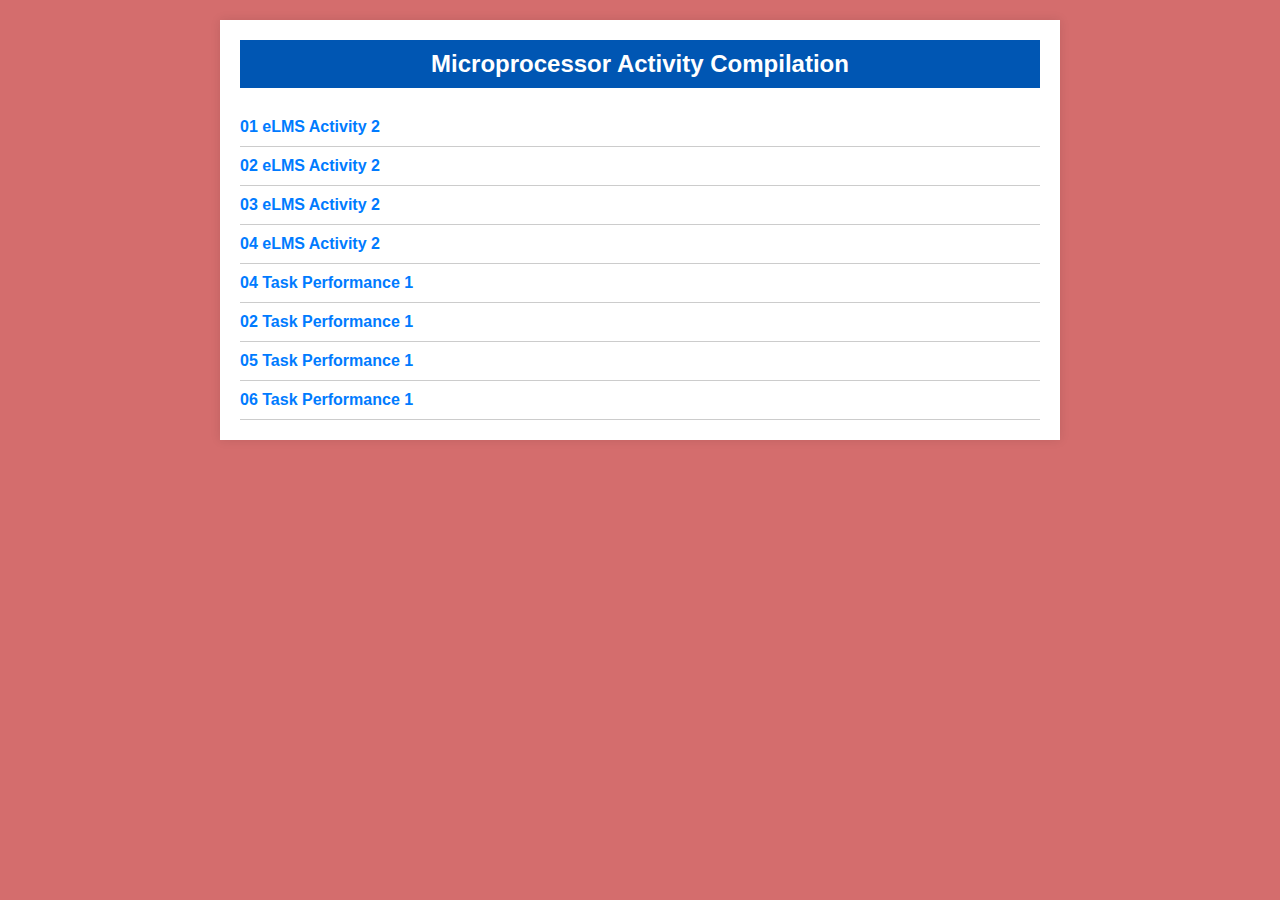
<file: index.html>
<!DOCTYPE html>
<html lang="en">
<head>
    <link rel="stylesheet" href="style.css">
    <meta charset="UTF-8">
    <meta name="viewport" content="width=device-width, initial-scale=1.0">
    <title>Activity Compilation</title>
</head>
<body>
    <script>
        console.log("Hello World");
    </script>
    <div class="container">
        <div class="top">
            Microprocessor Activity Compilation
        </div>
        
        <div class="body">
            <table>
                <tr class="acts">
                    <td><h4><a href="Pages/01 Activity 2/index.html">01 eLMS Activity 2</a></h4></td>
                </tr>
                <tr class="acts">
                    <td><h4><a href="Pages/02 Activity 2/index.html">02 eLMS Activity 2</a></h4></td>
                </tr>
                <tr class="acts">
                    <td><h4><a href="Pages/03 Activity 2/index.html">03 eLMS Activity 2</a></h4></td>
                </tr>
                <tr class="acts">
                    <td><h4><a href="Pages/04 Activity 2/index.html">04 eLMS Activity 2</a></h4></td>
                </tr>
                <tr class="acts">
                    <td><h4><a href="Pages/04 TP1/index.html">04 Task Performance 1</a></h4></td>
                </tr>
                <tr class="acts">
                    <td><h4><a href="Pages/02 TP1/index.html">02 Task Performance 1</a></h4></td>
                </tr>
                <tr class="acts">
                    <td><h4><a href="Pages/05 TP 1/index.html">05 Task Performance 1</a></h4></td>
                </tr>
                <tr class="acts">
                    <td><h4><a href="Pages/06 TP 1/index.html">06 Task Performance 1</a></h4></td>
                </tr>
            </table>
        </div>
    </div>
</body>
</html>
</file>
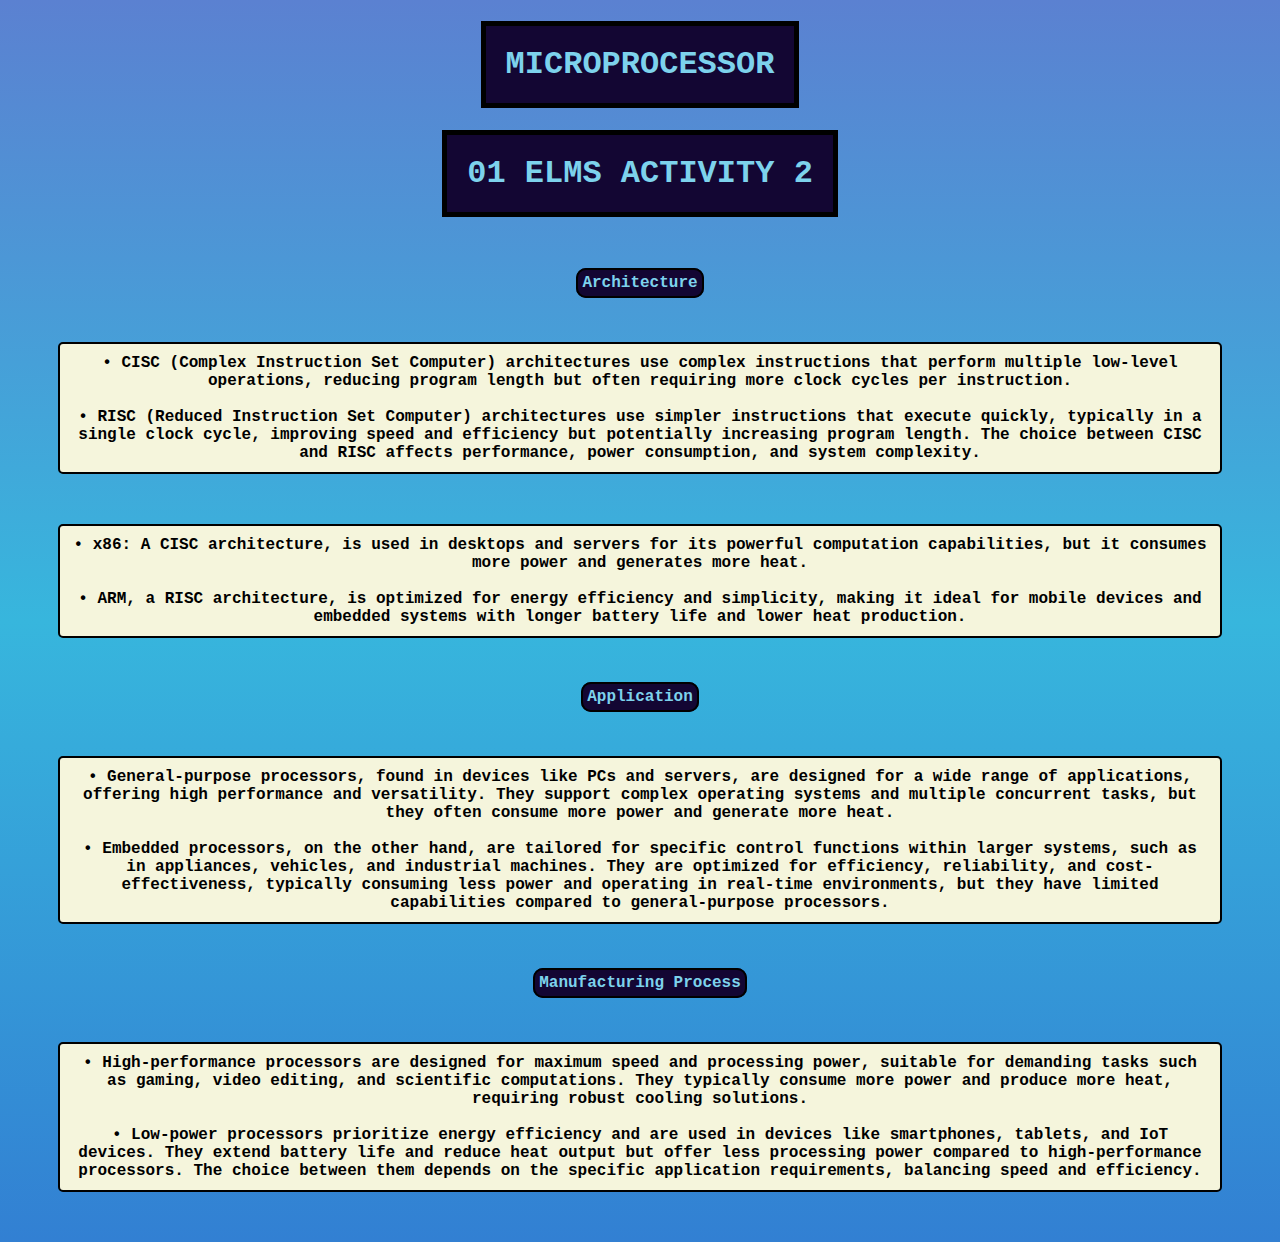
<file: HTML Finals Project/01 Activity 2/index.html>
<!DOCTYPE html>
<html lang="en">

<head>
    <link rel="stylesheet" href="https://cdnjs.cloudflare.com/ajax/libs/font-awesome/6.5.2/css/all.min.css"
        integrity="sha512-SnH5WK+bZxgPHs44uWIX+LLJAJ9/2PkPKZ5QiAj6Ta86w+fsb2TkcmfRyVX3pBnMFcV7oQPJkl9QevSCWr3W6A=="
        crossorigin="anonymous" referrerpolicy="no-referrer" />
    <link rel="stylesheet" href="style.css">
    <meta charset="UTF-8">
    <meta name="viewport" content="width=device-width, initial-scale=1.0">
    <title>01 eLMS Activity 2</title>
</head>

<body>
    <h1>Microprocessor</h1>

    <h1>01 eLMS Activity 2</h1>
    <br>
    <br>
    <div><b>Architecture</b>
        <p class="body">
            • CISC (Complex Instruction Set Computer) architectures use complex instructions
            that perform multiple low-level operations, reducing program length but often requiring more clock cycles
            per instruction. <br><br>• RISC (Reduced Instruction Set Computer) architectures use simpler instructions
            that execute
            quickly, typically in a single clock cycle, improving speed and efficiency but potentially increasing
            program length. The choice between CISC and RISC affects performance, power consumption, and system
            complexity.
        </p>
        <p class="body">
            • x86: A CISC architecture, is used in desktops and servers for its powerful computation capabilities,
            but it consumes more power and generates more heat.
            <br><br>• ARM, a RISC architecture, is optimized for energy efficiency and simplicity, making it ideal for
            mobile devices and embedded systems with longer battery life and lower heat production.

        </p>
        <b>Application</b>
        <p class="body">
            • General-purpose processors, found in devices like PCs and servers, are designed for a wide range of
            applications, offering
            high performance and versatility. They support complex operating systems and multiple concurrent tasks, but
            they often consume more power and generate more heat.
            <br>
            <br>
            • Embedded processors, on the other hand, are tailored for specific control functions within larger systems,
            such as in appliances, vehicles, and industrial machines. They are optimized for efficiency, reliability,
            and cost-effectiveness, typically consuming less power and operating in real-time environments, but they
            have limited capabilities compared to general-purpose processors.
        </p>
        <b>Manufacturing Process</b>
        <p class="body">
            • High-performance processors are designed for maximum speed and processing power, suitable for demanding
            tasks such as gaming, video editing, and scientific computations. They typically consume more power and
            produce more heat, requiring robust cooling solutions.
            <br>
            <br>
            • Low-power processors prioritize energy efficiency and are used in devices like smartphones, tablets, and IoT
            devices. They extend battery life and reduce heat output but offer less processing power compared to
            high-performance processors. The choice between them depends on the specific application requirements,
            balancing speed and efficiency.
        </p>


    </div>
    </div>

</html>
</file>
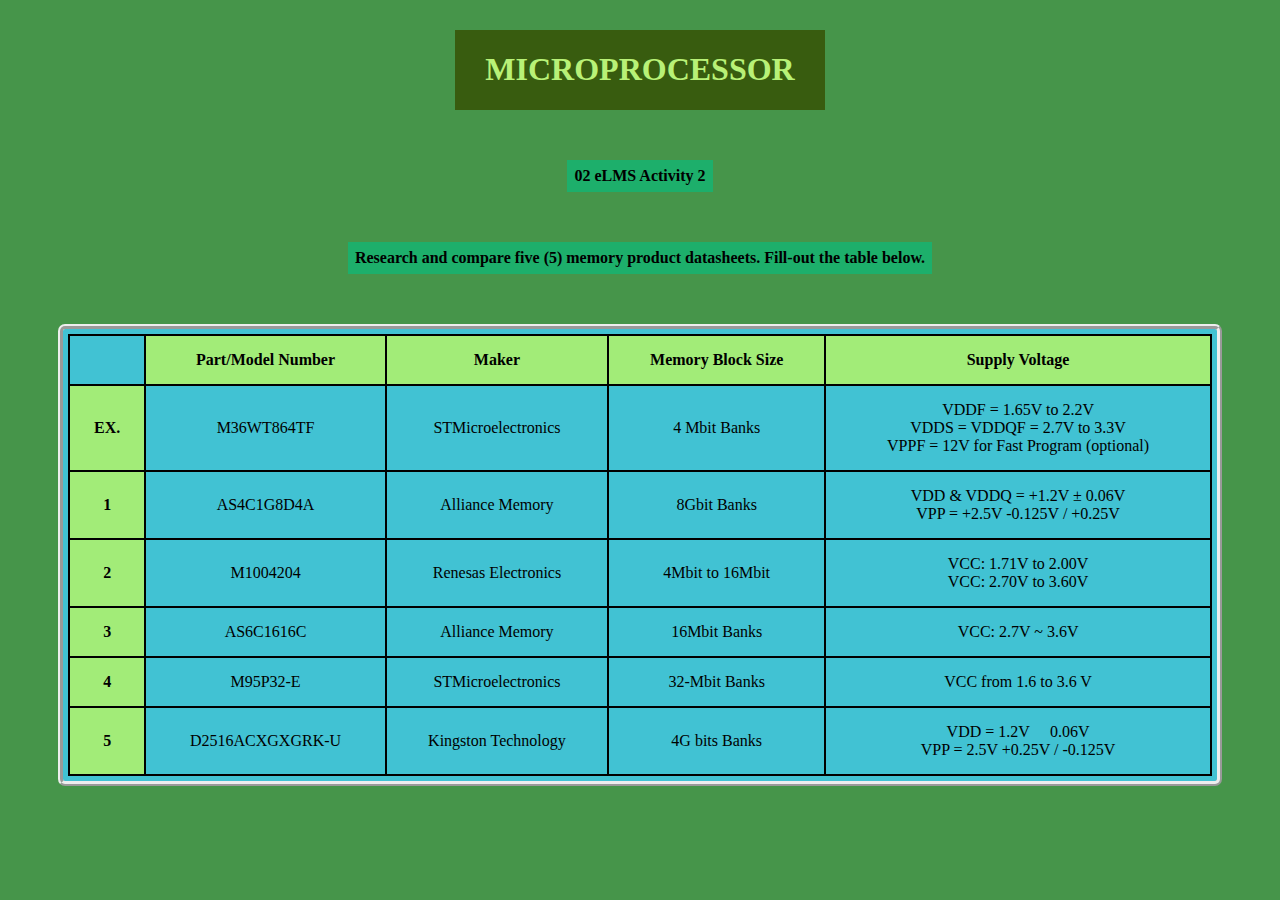
<file: HTML Finals Project/02 Activity 2/index.html>
<!DOCTYPE html>
<html lang="en">
<head>
    <link rel="stylesheet" href="style.css">
    <meta charset="UTF-8">
    <meta name="viewport" content="width=device-width, initial-scale=1.0">
    <title>02 eLMS Activity 2</title>
</head>
<body>
    
    </div>
    <div class="top">
        <h1 >MICROPROCESSOR</h1>
    </div>
    <div class="header">02 eLMS Activity 2</div>

      
    <h4 class="header">Research and compare five (5) memory product datasheets. Fill-out the table below.</h4>
    <div class="container">
        <table>
            <tr>
                <th style="visibility: hidden"> </th>
                <th>Part/Model Number</th>
                <th>Maker</th>
                <th>Memory Block Size</th>
                <th>Supply Voltage</th>
            </tr>
            <tr class="data">
                <th>EX.</td>
                <td>M36WT864TF</td>
                <td>STMicroelectronics</td>
                <td>4 Mbit Banks</td>
                <td>VDDF = 1.65V to 2.2V <br>VDDS = VDDQF = 2.7V to 3.3V <br>VPPF = 12V for Fast Program (optional)</td>
            </tr>
            <tr class="data">
                <th>1</td>
                <td>AS4C1G8D4A</td>
                <td>Alliance Memory</td>
                <td>8Gbit Banks</td>
                <td> VDD & VDDQ = +1.2V ± 0.06V <br> VPP = +2.5V -0.125V / +0.25V</td>
            </tr>
            <tr class="data">
                <th >2</td>
                <td>M1004204</td>
                <td>Renesas Electronics</td>
                <td>4Mbit to 16Mbit</td>
                <td>VCC: 1.71V to 2.00V <br> VCC: 2.70V to 3.60V</td>
            </tr>
            <tr class="data">
                <th >3</td>
                <td>AS6C1616C</td>
                <td>Alliance Memory</td>
                <td>16Mbit Banks</td>
                <td>VCC: 2.7V ~ 3.6V</td>
            </tr>
            <tr class="data">
                <th>4</td>
                <td>M95P32-E</td>
                <td>STMicroelectronics</td>
                <td> 32-Mbit Banks</td>
                <td> VCC from 1.6 to 3.6 V</td>
            </tr>
            <tr>
                <th>5</th>
                <td>D2516ACXGXGRK-U</td>
                <td>Kingston Technology</td>
                <td>4G bits Banks</td>
                <td>VDD = 1.2V  0.06V <br>VPP = 2.5V +0.25V / -0.125V</td>
            </tr>
        </table>
    </div>
 
    
</body>


</html>
</file>
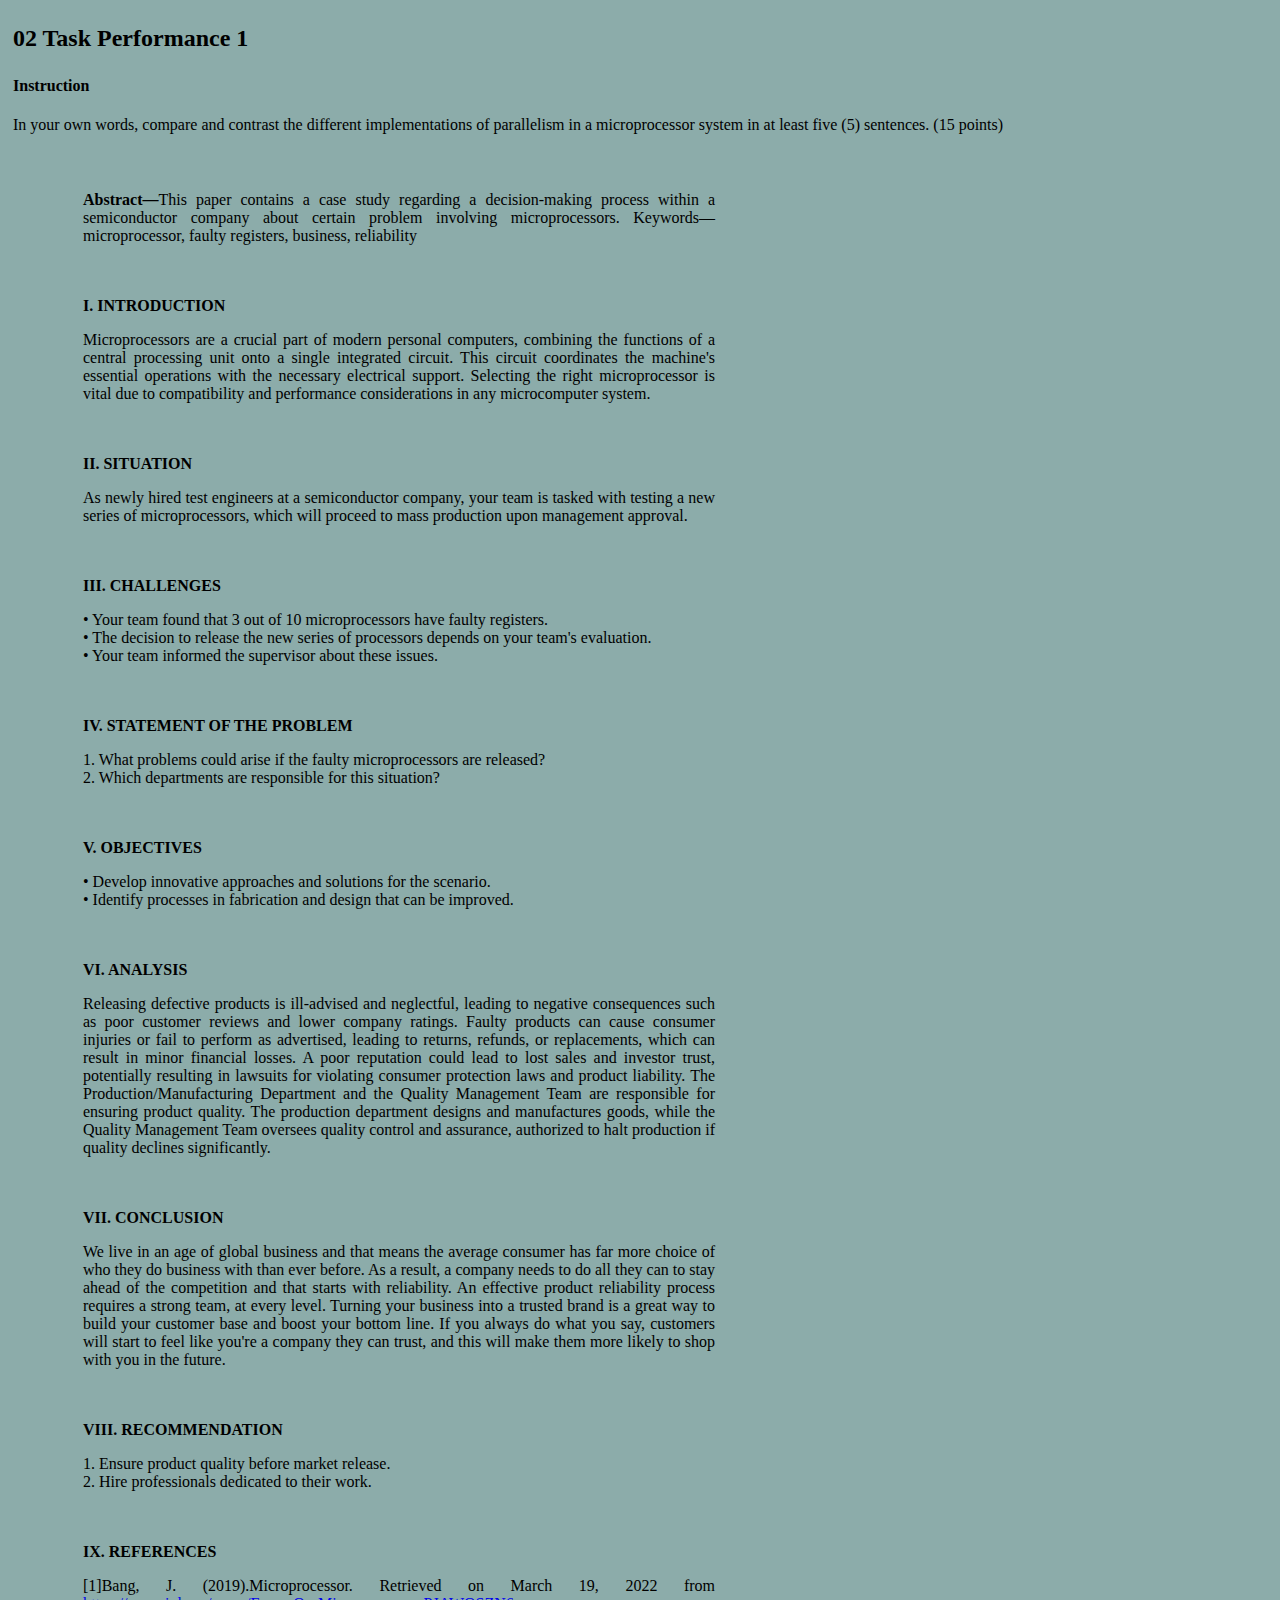
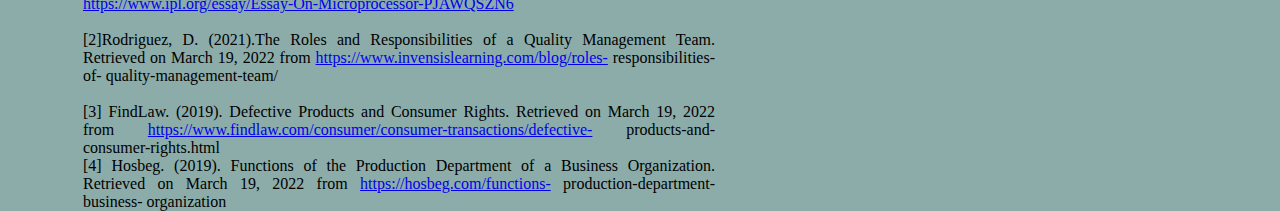
<file: HTML Finals Project/02 TP1/index.html>
<!DOCTYPE html>
<html lang="en">

<head>
     
    <link rel="stylesheet" href="style.css">
    <meta charset="UTF-8">
    <meta name="viewport" content="width=device-width, initial-scale=1.0">
    <title>Document</title>
</head>

<body>

    <div class="head">
        <h2>
            02 Task Performance 1
        </h2>
        <strong id="this">Instruction</strong>
        <p id="ins">
            In your own words, compare and contrast the different implementations of parallelism in a microprocessor
            system in at least five (5) sentences. (15 points)
        </p>
    </div>
    <div class="body">
        <p id="ans">
            <b>Abstract—</b>This paper contains a case study regarding a decision-making process within a
            semiconductor
            company about certain problem involving microprocessors. Keywords— microprocessor, faulty registers,
            business, reliability
        </p>
        <br><br>
        <strong>I. INTRODUCTION</strong>
        <p>Microprocessors are a crucial part of modern personal computers, combining the functions of a central
            processing unit onto a single integrated circuit. This circuit coordinates the machine's essential
            operations with the necessary electrical support. Selecting the right microprocessor is vital due to
            compatibility and performance considerations in any microcomputer system.</p>
        <br><br>
        <strong>II. SITUATION</strong>
        <p>As newly hired test engineers at a semiconductor company, your team is tasked with testing a new series of
            microprocessors, which will proceed to mass production upon management approval.</p>
        <br><br>
        <strong>III. CHALLENGES</strong>
        <p>
            • Your team found that 3 out of 10 microprocessors have faulty registers.
            <br>• The decision to release the new series of processors depends on your team's evaluation.
            <br>• Your team informed the supervisor about these issues.
        </p>
        <br><br>
        <strong>IV. STATEMENT OF THE PROBLEM</strong>
        <p>
            1. What problems could arise if the faulty microprocessors are released?
            <br>
            2. Which departments are responsible for this situation?
        </p>
        <br><br>
        <strong>V. OBJECTIVES</strong>
        <p>
            • Develop innovative approaches and solutions for the scenario.
            <br> • Identify processes in fabrication and design that can be improved.
        </p>
        <br><br>
        <strong>VI. ANALYSIS</strong>
        <p>
            Releasing defective products is ill-advised and neglectful, leading to negative consequences such as poor
            customer reviews and lower company ratings. Faulty products can cause consumer injuries or fail to perform
            as advertised, leading to returns, refunds, or replacements, which can result in minor financial losses. A
            poor reputation could lead to lost sales and investor trust, potentially resulting in lawsuits for violating
            consumer protection laws and product liability. The Production/Manufacturing Department and the Quality
            Management Team are responsible for ensuring product quality. The production department designs and
            manufactures goods, while the Quality Management Team oversees quality control and assurance, authorized to
            halt production if quality declines significantly.
        </p>
        <br><br>
        <strong>VII. CONCLUSION</strong>
        <p>
            We live in an age of global business and that means the average consumer has far more choice of who they
            do business with than ever before. As a result, a company needs to do all they can to stay ahead of the
            competition and that starts with reliability. An effective product reliability process requires a strong
            team, at every level. Turning your business into a trusted brand is a great way to build your customer
            base and boost your bottom line. If you always do what you say, customers will start to feel like you're
            a company they can trust, and this will make them more likely to shop with you in the future.
        </p>
        <br><br>
        <strong>VIII. RECOMMENDATION</strong>
        <p>
            1. Ensure product quality before market release.
            <br>2. Hire professionals dedicated to their work.
        </p>
        <br><br>
        <strong>IX. REFERENCES</strong>
        <p>
            [1]Bang, J. (2019).Microprocessor. Retrieved on March 19, 2022 from
            <a href="https://www.ipl.org/essay/Essay-On-Microprocessor-PJAWQSZN6"
                target="_blank">https://www.ipl.org/essay/Essay-On-Microprocessor-PJAWQSZN6</a> <br><br> [2]Rodriguez,
            D. (2021).The Roles and
            Responsibilities of a Quality Management Team. Retrieved on March 19, 2022 from
            <a href="https://www.invensislearning.com/blog/roles-"
                target="_blank">https://www.invensislearning.com/blog/roles-</a> responsibilities-of-
            quality-management-team/ <br> <br>[3] FindLaw.
            (2019). Defective Products and Consumer Rights. Retrieved on March 19, 2022 from
            <a
                href="https://www.findlaw.com/consumer/consumer-transactions/defective-">https://www.findlaw.com/consumer/consumer-transactions/defective-</a>
            products-and-consumer-rights.html <br>[4]
            Hosbeg. (2019). Functions of the Production Department of a Business Organization. Retrieved on March
            19, 2022 from <a href="https://hosbeg.com/functions-">https://hosbeg.com/functions-</a>
            production-department-business- organization
        </p>









    </div>
    </div>
</body>

</html>
</file>
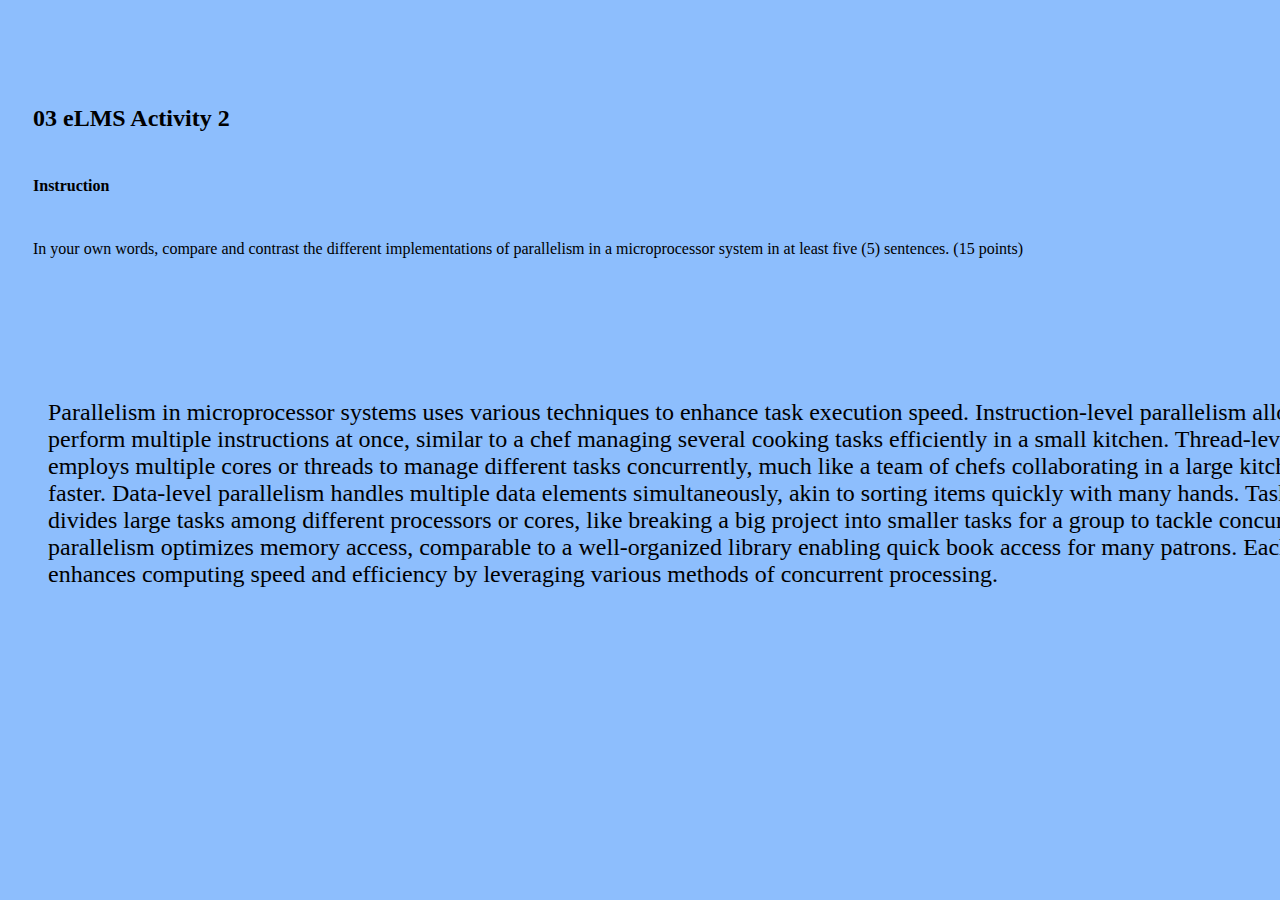
<file: HTML Finals Project/03 Activity 2/index.html>
<!DOCTYPE html>
<html lang="en">

<head>

    <link rel="stylesheet" href="style.css">
    <meta charset="UTF-8">
    <meta name="viewport" content="width=device-width, initial-scale=1.0">
    <title>Document</title>
</head>

<body>

    <div class="head">
        <h2>
            03 eLMS Activity 2
        </h2>
        <strong>Instruction</strong>
        <p id="ins">
            In your own words, compare and contrast the different implementations of parallelism in a microprocessor
            system in at least five (5) sentences. (15 points)
        </p>
    </div>
    <div class="body">
        <p id="ans">
            Parallelism in microprocessor systems uses various techniques to enhance task execution speed.
            Instruction-level parallelism allows a processor to perform multiple instructions at once, similar to a chef
            managing several cooking tasks efficiently in a small kitchen. Thread-level parallelism employs multiple
            cores or threads to manage different tasks concurrently, much like a team of chefs collaborating in a large
            kitchen to prepare meals faster. Data-level parallelism handles multiple data elements simultaneously, akin
            to sorting items quickly with many hands. Task-level parallelism divides large tasks among different
            processors or cores, like breaking a big project into smaller tasks for a group to tackle concurrently.
            Memory-level parallelism optimizes memory access, comparable to a well-organized library enabling quick book
            access for many patrons. Each type of parallelism enhances computing speed and efficiency by leveraging
            various methods of concurrent processing.
        </p>
    </div>
    </div>
</body>

</html>
</file>
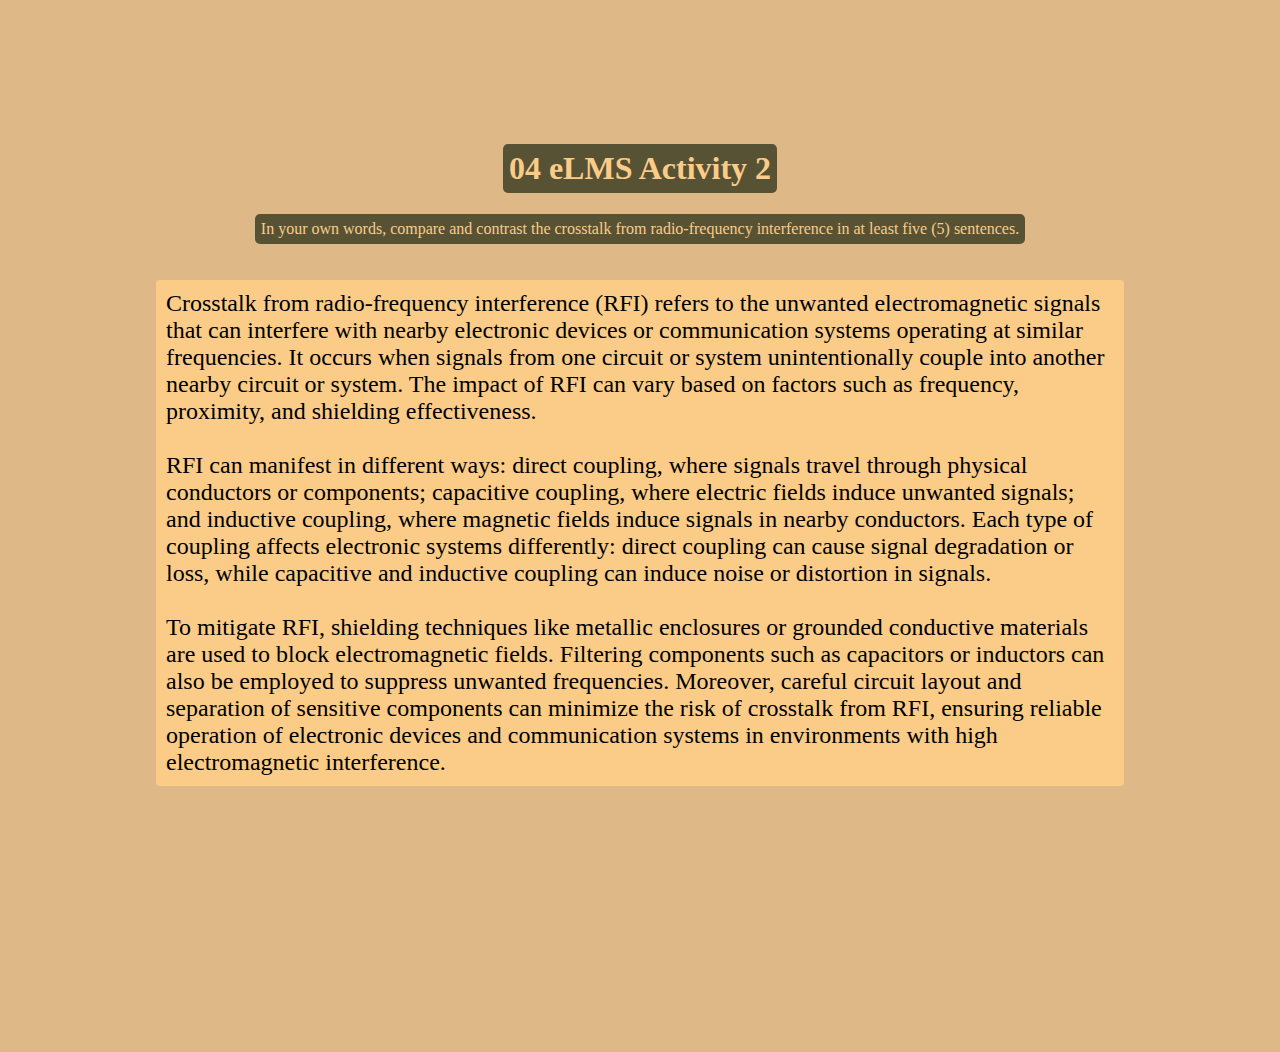
<file: HTML Finals Project/04 Activity 2/index.html>
<!DOCTYPE html>
<html lang="en">

<head>
    <link rel="stylesheet" href="style.css">
    <meta charset="UTF-8">
    <meta name="viewport" content="width=device-width, initial-scale=1.0">
    <title>Document</title>
</head>

<body>
    <div class="top">

        <h1>04 eLMS Activity 2</h1>
        <p id="inst">
            In your own words, compare and contrast the crosstalk from radio-frequency interference in at least five (5)
            sentences.
        </p>
    </div>
    <div class="body">
        <p id="ans"> Crosstalk from radio-frequency interference (RFI) refers to the unwanted electromagnetic signals
            that can interfere with nearby electronic devices or communication systems operating at similar frequencies.
            It occurs when signals from one circuit or system unintentionally couple into another nearby circuit or
            system. The impact of RFI can vary based on factors such as frequency, proximity, and shielding
            effectiveness.
<br><br>
            RFI can manifest in different ways: direct coupling, where signals travel through physical conductors or
            components; capacitive coupling, where electric fields induce unwanted signals; and inductive coupling,
            where magnetic fields induce signals in nearby conductors. Each type of coupling affects electronic systems
            differently: direct coupling can cause signal degradation or loss, while capacitive and inductive coupling
            can induce noise or distortion in signals.
<br><br>
            To mitigate RFI, shielding techniques like metallic enclosures or grounded conductive materials are used to
            block electromagnetic fields. Filtering components such as capacitors or inductors can also be employed to
            suppress unwanted frequencies. Moreover, careful circuit layout and separation of sensitive components can
            minimize the risk of crosstalk from RFI, ensuring reliable operation of electronic devices and communication
            systems in environments with high electromagnetic interference.</p>
    </div>
</body>

</html>
</file>
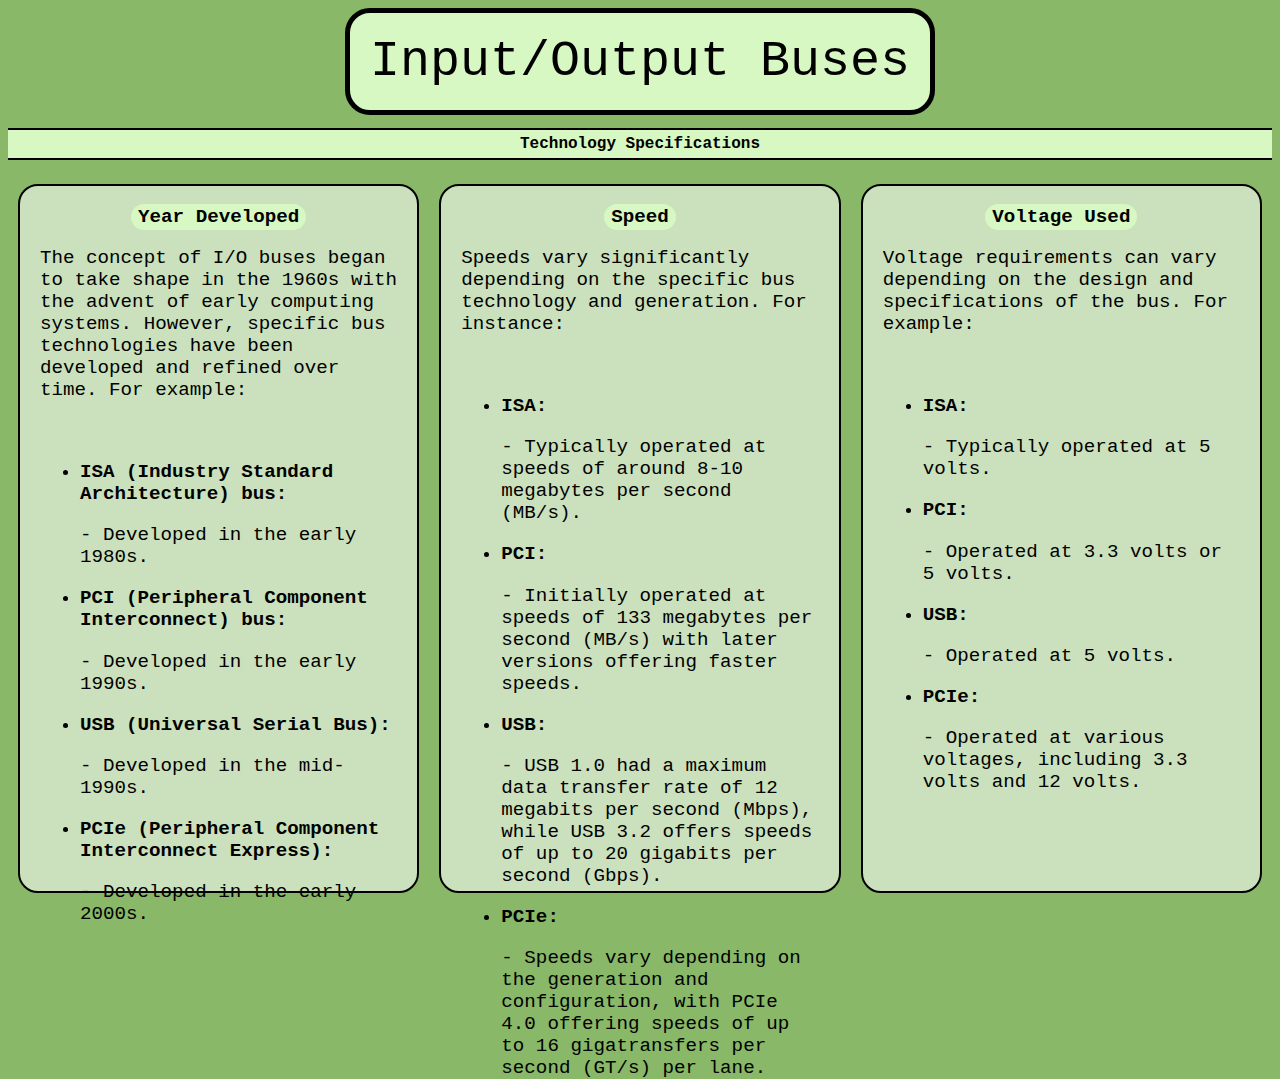
<file: HTML Finals Project/04 TP1/index.html>
<!DOCTYPE html>
<html lang="en">

<head>
    <link rel="stylesheet" href="style.css">
    <meta charset="UTF-8">
    <meta name="viewport" content="width=device-width, initial-scale=1.0">
    <title>04 Task Performance 1</title>
</head>

<body>
    <div class="next">
        <a href="p2.html"><i id class="fa-solid fa-arrow-right"></i>NEXT</a>
    </div>
    <header>Input/Output Buses</header>
    <h2 class="subhead">Technology Specifications</h2>
    <div class="container">
        <div class="first">
            <strong>Year Developed</strong>
            <p>The concept of I/O buses began to take shape in the 1960s with the advent of early computing systems.
                However, specific bus technologies have been developed and refined over time. For example:</p>
            <br>
                <ul>
                <li><b>ISA (Industry Standard Architecture) bus:</b></li>
                <p>- Developed in the early 1980s.</p>
                <li><b>PCI (Peripheral Component Interconnect) bus:</b></li>
                <p>- Developed in the early 1990s.</p>
                <li><b>USB (Universal Serial Bus):</b></li>
                <p>- Developed in the mid-1990s.</p>
                <li><b>PCIe (Peripheral Component Interconnect Express):</b></li>
                <p>- Developed in the early 2000s.</p>
            </ul>
        </div>
        <div class="second">
            <strong>Speed</strong>
            <p>Speeds vary significantly depending on the specific bus technology and generation. For instance:</p>
            <br>
            <ul>
                <li><b>ISA:</b></li>
                <p>- Typically operated at speeds of around 8-10 megabytes per second (MB/s).</p>
                <li><b>PCI:</b></li>
                <p>- Initially operated at speeds of 133 megabytes per second (MB/s) with later versions offering faster
                    speeds.</p>
                <li><b>USB:</b></li>
                <p>- USB 1.0 had a maximum data transfer rate of 12 megabits per second (Mbps), while USB 3.2 offers
                    speeds of up to 20 gigabits per second (Gbps).</p>
                <li><b>PCIe:</b></li>
                <p>- Speeds vary depending on the generation and configuration, with PCIe 4.0 offering speeds of up to
                    16 gigatransfers per second (GT/s) per lane.</p>
            </ul>
        </div>
        <div class="third">
            <strong>Voltage Used</strong>
            <p>Voltage requirements can vary depending on the design and specifications of the bus. For example:</p>
            <br>
            <ul>
                <li><b>ISA:</b></li>
                <p>- Typically operated at 5 volts.</p>
                <li><b>PCI:</b></li>
                <p>- Operated at 3.3 volts or 5 volts.</p>
                <li><b>USB:</b></li>
                <p>- Operated at 5 volts.</p>
                <li><b>PCIe:</b></li>
                <p>- Operated at various voltages, including 3.3 volts and 12 volts.</p>
            </ul>

        </div>
    </div>
</body>

</html>
</file>
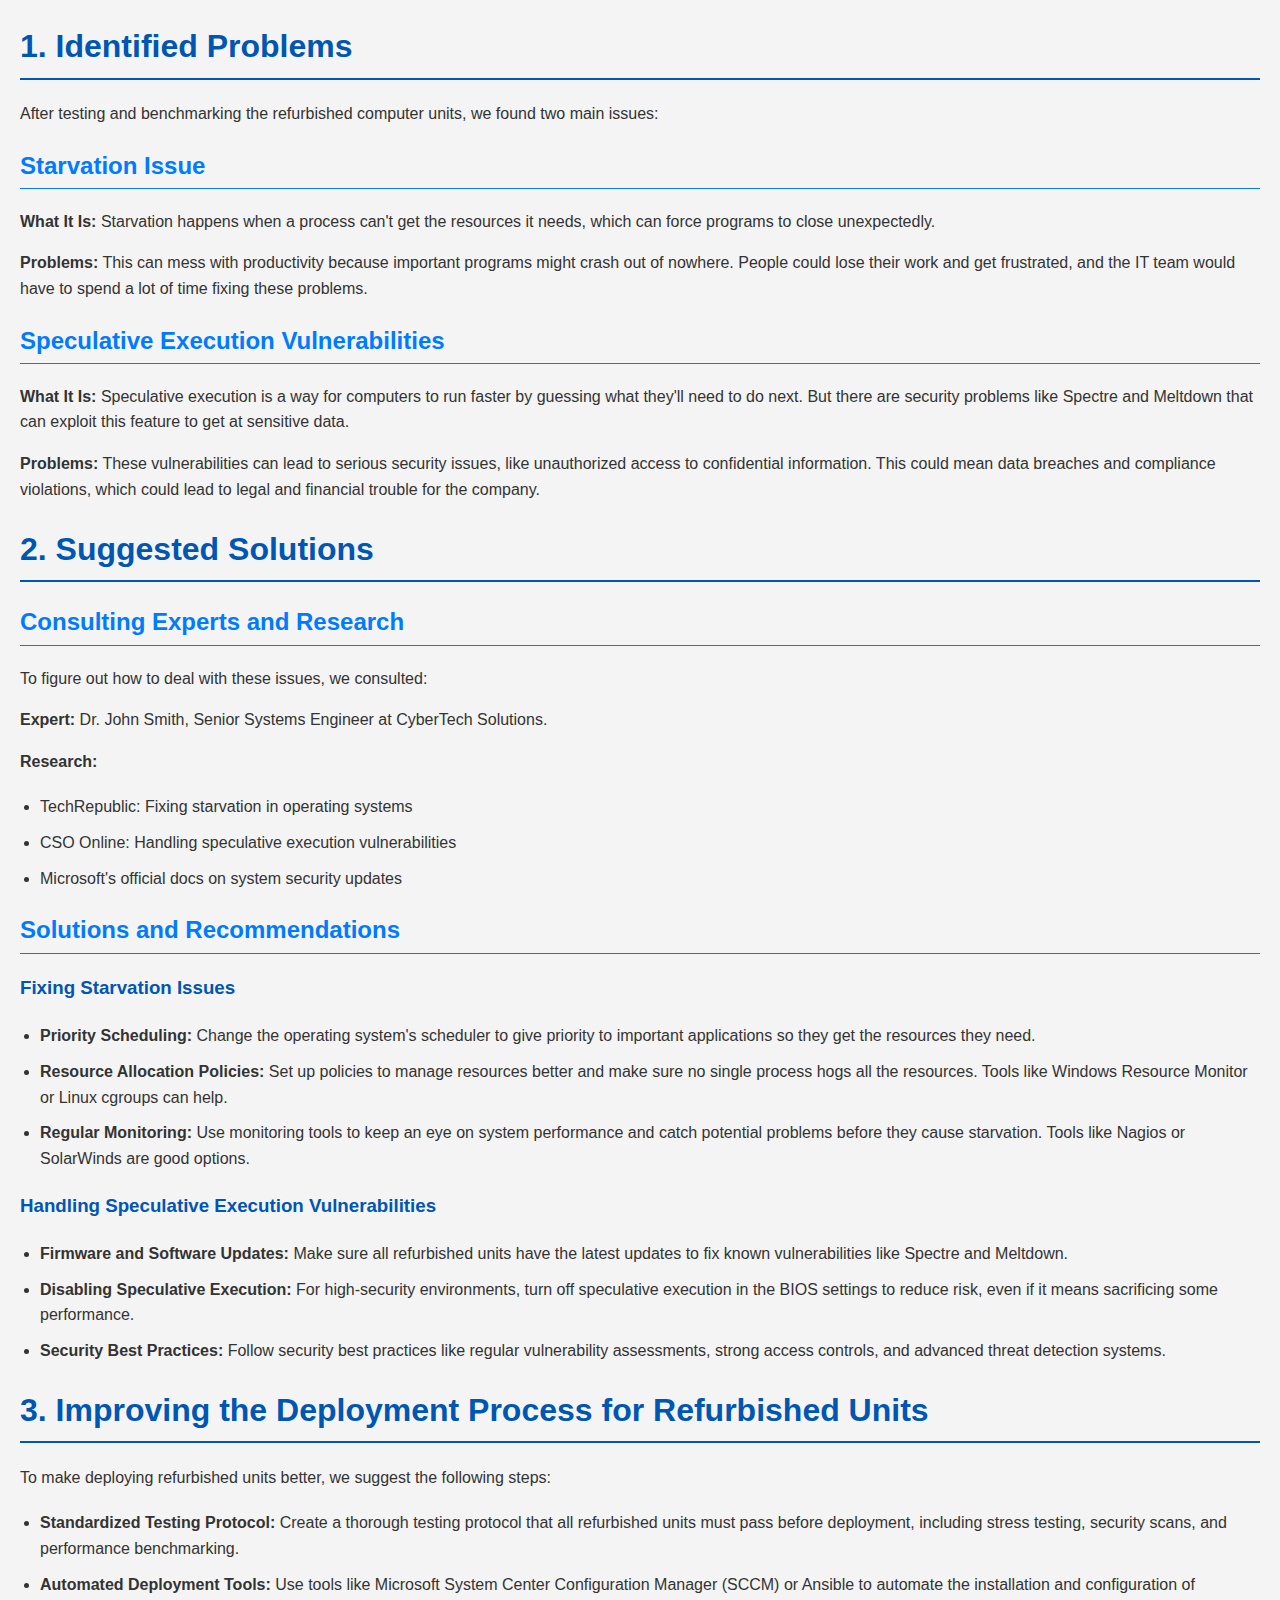
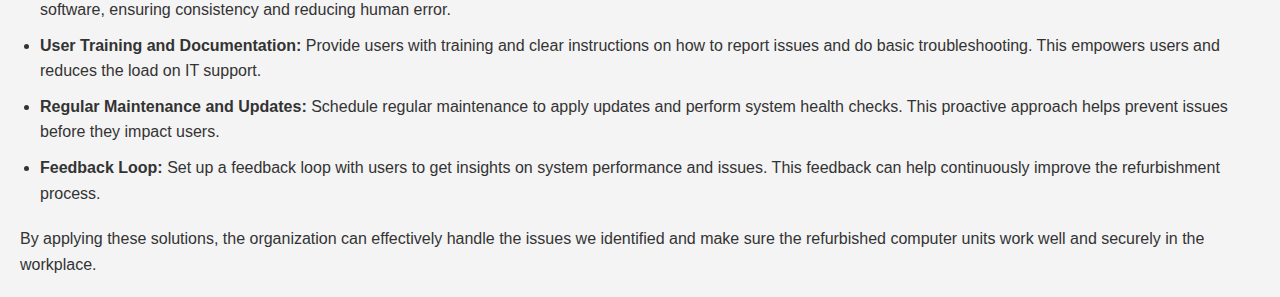
<file: HTML Finals Project/05 TP 1/index.html>
<!DOCTYPE html>
<html lang="en">

<head>
    <link rel="stylesheet" href="style.css">
    <meta charset="UTF-8">
    <meta name="viewport" content="width=device-width, initial-scale=1.0">
    <title>05 Task Performance 1</title>
</head>

<body>
    <h1>1. Identified Problems</h1>
<p>After testing and benchmarking the refurbished computer units, we found two main issues:</p>

<h2>Starvation Issue</h2>
<p><strong>What It Is:</strong> Starvation happens when a process can't get the resources it needs, which can force programs to close unexpectedly.</p>
<p><strong>Problems:</strong> This can mess with productivity because important programs might crash out of nowhere. People could lose their work and get frustrated, and the IT team would have to spend a lot of time fixing these problems.</p>

<h2>Speculative Execution Vulnerabilities</h2>
<p><strong>What It Is:</strong> Speculative execution is a way for computers to run faster by guessing what they'll need to do next. But there are security problems like Spectre and Meltdown that can exploit this feature to get at sensitive data.</p>
<p><strong>Problems:</strong> These vulnerabilities can lead to serious security issues, like unauthorized access to confidential information. This could mean data breaches and compliance violations, which could lead to legal and financial trouble for the company.</p>

<h1>2. Suggested Solutions</h1>
<h2>Consulting Experts and Research</h2>
<p>To figure out how to deal with these issues, we consulted:</p>

<p><strong>Expert:</strong> Dr. John Smith, Senior Systems Engineer at CyberTech Solutions.</p>
<p><strong>Research:</strong></p>
<ul>
    <li>TechRepublic: Fixing starvation in operating systems</li>
    <li>CSO Online: Handling speculative execution vulnerabilities</li>
    <li>Microsoft's official docs on system security updates</li>
</ul>

<h2>Solutions and Recommendations</h2>

<h3>Fixing Starvation Issues</h3>
<ul>
    <li><strong>Priority Scheduling:</strong> Change the operating system's scheduler to give priority to important applications so they get the resources they need.</li>
    <li><strong>Resource Allocation Policies:</strong> Set up policies to manage resources better and make sure no single process hogs all the resources. Tools like Windows Resource Monitor or Linux cgroups can help.</li>
    <li><strong>Regular Monitoring:</strong> Use monitoring tools to keep an eye on system performance and catch potential problems before they cause starvation. Tools like Nagios or SolarWinds are good options.</li>
</ul>

<h3>Handling Speculative Execution Vulnerabilities</h3>
<ul>
    <li><strong>Firmware and Software Updates:</strong> Make sure all refurbished units have the latest updates to fix known vulnerabilities like Spectre and Meltdown.</li>
    <li><strong>Disabling Speculative Execution:</strong> For high-security environments, turn off speculative execution in the BIOS settings to reduce risk, even if it means sacrificing some performance.</li>
    <li><strong>Security Best Practices:</strong> Follow security best practices like regular vulnerability assessments, strong access controls, and advanced threat detection systems.</li>
</ul>

<h1>3. Improving the Deployment Process for Refurbished Units</h1>
<p>To make deploying refurbished units better, we suggest the following steps:</p>

<ul>
    <li><strong>Standardized Testing Protocol:</strong> Create a thorough testing protocol that all refurbished units must pass before deployment, including stress testing, security scans, and performance benchmarking.</li>
    <li><strong>Automated Deployment Tools:</strong> Use tools like Microsoft System Center Configuration Manager (SCCM) or Ansible to automate the installation and configuration of software, ensuring consistency and reducing human error.</li>
    <li><strong>User Training and Documentation:</strong> Provide users with training and clear instructions on how to report issues and do basic troubleshooting. This empowers users and reduces the load on IT support.</li>
    <li><strong>Regular Maintenance and Updates:</strong> Schedule regular maintenance to apply updates and perform system health checks. This proactive approach helps prevent issues before they impact users.</li>
    <li><strong>Feedback Loop:</strong> Set up a feedback loop with users to get insights on system performance and issues. This feedback can help continuously improve the refurbishment process.</li>
</ul>

<p>By applying these solutions, the organization can effectively handle the issues we identified and make sure the refurbished computer units work well and securely in the workplace.</p>

</body>

</html>
</file>
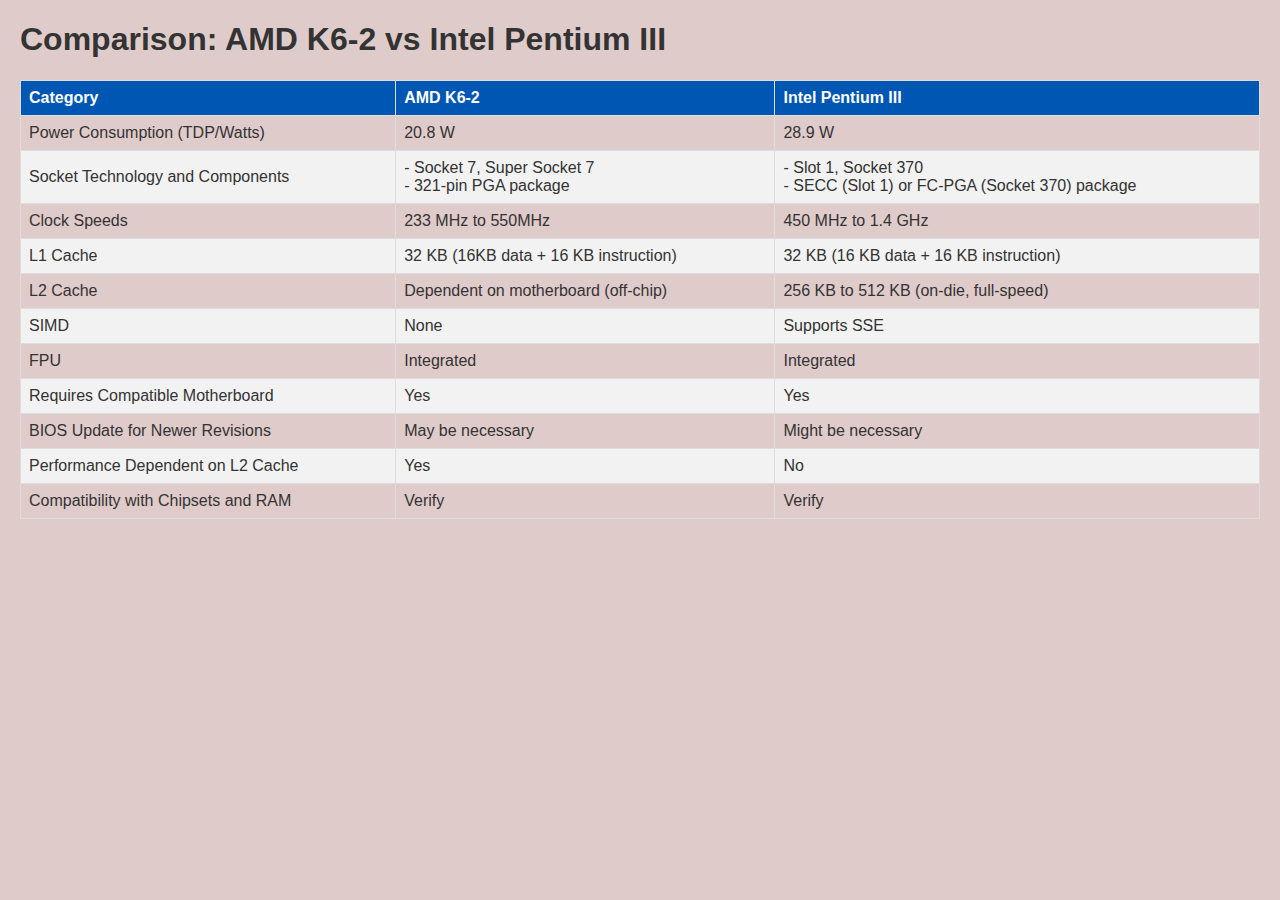
<file: HTML Finals Project/06 TP 1/index.html>
<!DOCTYPE html>
<html lang="en">
<head>
    <link rel="stylesheet" href="style.css">
    <meta charset="UTF-8">
    <meta name="viewport" content="width=device-width, initial-scale=1.0">
    <title>AMD K6-2 vs Intel Pentium III</title>
   
</head>
<body>

<h1>Comparison: AMD K6-2 vs Intel Pentium III</h1>
<table>
    <thead>
        <tr>
            <th>Category</th>
            <th>AMD K6-2</th>
            <th>Intel Pentium III</th>
        </tr>
    </thead>
    <tbody>
        <tr>
            <td>Power Consumption (TDP/Watts)</td>
            <td>20.8 W</td>
            <td>28.9 W</td>
        </tr>
        <tr>
            <td>Socket Technology and Components</td>
            <td>- Socket 7, Super Socket 7<br>- 321-pin PGA package</td>
            <td>- Slot 1, Socket 370<br>- SECC (Slot 1) or FC-PGA (Socket 370) package</td>
        </tr>
        <tr>
            <td>Clock Speeds</td>
            <td>233 MHz to 550MHz</td>
            <td>450 MHz to 1.4 GHz</td>
        </tr>
        <tr>
            <td>L1 Cache</td>
            <td>32 KB (16KB data + 16 KB instruction)</td>
            <td>32 KB (16 KB data + 16 KB instruction)</td>
        </tr>
        <tr>
            <td>L2 Cache</td>
            <td>Dependent on motherboard (off-chip)</td>
            <td>256 KB to 512 KB (on-die, full-speed)</td>
        </tr>
        <tr>
            <td>SIMD</td>
            <td>None</td>
            <td>Supports SSE</td>
        </tr>
        <tr>
            <td>FPU</td>
            <td>Integrated</td>
            <td>Integrated</td>
        </tr>
        <tr>
            <td>Requires Compatible Motherboard</td>
            <td>Yes</td>
            <td>Yes</td>
        </tr>
        <tr>
            <td>BIOS Update for Newer Revisions</td>
            <td>May be necessary</td>
            <td>Might be necessary</td>
        </tr>
        <tr>
            <td>Performance Dependent on L2 Cache</td>
            <td>Yes</td>
            <td>No</td>
        </tr>
        <tr>
            <td>Compatibility with Chipsets and RAM</td>
            <td>Verify</td>
            <td>Verify</td>
        </tr>
    </tbody>
</table>

</body>
</html>
</file>
<file: style.css>
body {
    font-family: Arial, sans-serif;
    margin: 20px;
    background-color: #d46d6d;
    color: #333;
}

.container {
    max-width: 800px;
    margin: 0 auto;
    padding: 20px;
    background-color: #fff;
    box-shadow: 0 0 10px rgba(0, 0, 0, 0.1);
}

.top {
    background-color: #0056b3;
    color: white;
    padding: 10px;
    text-align: center;
    font-size: 24px;
    font-weight: bold;
}

.body {
    margin-top: 20px;
}

table {
    width: 100%;
    border-collapse: collapse;
}

.acts {
    border-bottom: 1px solid #ccc;
}

.acts td {
    padding: 10px 0;
}

.acts h4 {
    margin: 0;
}

.acts a {
    text-decoration: none;
    color: #007bff;
}

.acts a:hover {
    text-decoration: underline;
}
</file>
<file: HTML Finals Project/01 Activity 2/style.css>
body{
    background-color: #FBAB7E;
background-image: linear-gradient(to bottom, #5b81d1 0%, #37b6dd 50%, rgb(41, 30, 192) 190%);
}
body, h1, div{
    
    font-family: 'Courier New', Courier, monospace;
}

 
h1{
    color: #7dd2ec;
    border: solid 5px black;
    padding: 20px ;
    margin-left: auto;
    margin-right: auto;
    width: fit-content;
    background-color: #130633;
    text-align: center;
    text-transform: uppercase;
}

div{
    width: auto;
    height: auto;
    text-align: center;



b{
    font-weight: bolder;
    border: solid 2px black ;
    padding: 4px;
    border-radius: 10px;
    color: #7dd2ec;
    background-color: #130633;
    
}

.body{
    margin: 50px;
    padding: 10px;
    font-weight: bold;
    border: solid 2px ;
    border-radius: 5px;
    background-color: beige;
}

i{
    color: black;
    top: 20px;
    position: absolute;
    left: 70px;
    font-size: 30px;
}

.home{
    text-decoration: none;
    color: black;
    
}
</file>
<file: HTML Finals Project/02 Activity 2/style.css>
th, td{
    border: solid 2px #000000;
    padding: 15px;
    text-align: center;
}

th, .num{
    background-color: #a2ec78;
    color: black;
}

.header{
    font-weight: 900;
    background-color: #1daf6b;
    width: fit-content;
    padding: 5px;
    padding: 7px;
    margin-top: 50px;
    margin-left: auto;
    margin-right: auto;    

}



table{
    width: 100%;
    border-collapse: collapse;
}

.hidden{
    visibility: hidden;
}
i{
    left: 90px;
    position: absolute;
    font-size: 30px;
}
.home{
    
    position: absolute;
}
.home,i{
    padding: 5px;
    margin: 1px;
    color: black;
    text-decoration: none;
    
}
.container{
    align-items: center;
    font-family: cursive;
    padding: 5px;
    background-color:#41c2d3 ;
    border-radius: 7px;
    border: ridge 5px;
    margin: 50px;
}

.top{
color: rgb(184, 241, 119);
    width: fit-content;
    margin: auto;
    margin-top: 30px;
    align-content: center;
    text-align: center;
    padding: 0px 30px;
    width: fit-content;
    font-weight: 400;
    font-style: normal;
    background-color: rgb(56, 92, 15);
}

body{
 background-color: hsl(123, 36%, 43%);
}
</file>
<file: HTML Finals Project/02 TP1/style.css>
body{
    background-color: rgb(140, 172, 170);
    height: 100vh;
    overflow-x: hidden;
}


.container{
    width: 100%;
    height: fit-content;
    display: inline-block;
}


 



h2, #this, #ins{
    color: black;    
    width: fit-content;
    padding: 5px;
    border-radius: 20px;
}

i{      
    font-size: 40px;
    padding-right: 10px;
}

#homei{
    
    font-size: xx-large;
    color: black;
    text-decoration: none;
}
 
c 
 
.home,i{

    text-decoration: none;
    color: black;
    
}

.body{
    margin-right: auto;
    margin-left: 75px;
    padding-top: 20px;
    text-align: justify;
    width: 50%;
}
</file>
<file: HTML Finals Project/03 Activity 2/style.css>
body{
        margin-top: 5em;
        background-color:#8dbefd;  
        height: 100%;
    }

    .head{
    }

    h2, strong, #ins{
        padding: 25px;
        margin-top: 20px;
        margin-bottom: 20px;
        width: fit-content;
        margin-right: auto;
    }

    .body{
        margin-left: 20px;
        font-size: x-large;
        margin-top: 3em;
        margin-right: auto;
        width: 60em;
        border-radius: 20px;
        padding: 20px;
    }

    .home:hover {
        background-color: rgb(247, 239, 239);
    }
    
    
    .home{
        border-radius: 20px;
        left: 30em;
        position: absolute;
        width: fit-content;
    }

a{
    
    font-family: monospace;
    font-size: xx-large;
    text-decoration: none;
    color:black;
}

i{
    color: inherit;
    left: 1px;
    margin-right: 10px;
    
}

.home,i{
    padding: 10px;
}
</file>
<file: HTML Finals Project/04 Activity 2/style.css>
body{
    height: 100vh;
    overflow-x:hidden;
    background-color: burlywood;
}


#ans{
    margin-top: 20px;
    padding: 10px;
    background-color: #facc88;
    font-size: x-large;
    width: 75%;
    border-radius: 4px;
}
.body{
    display: flex;
    justify-content: center;
    text-align: left;
}

i{  
    top: 20px;
    left: 70px;
    position: absolute;
    font-size: 30px;
}

 

h1, h3, #inst{
    color: #facc88;
    padding: 6px;
    border-radius: 5px;
    margin-right: auto;
    margin-left: auto;
    text-align: center;
    width: fit-content;
    background-color: #585235;
}

.top{
    margin-top: 9em;
    text-align: center;
}
</file>
<file: HTML Finals Project/04 TP1/style.css>
header{
  color: black;
    background-color: #d7f8c2;
  text-align: center;
  font-size: 50px;
  padding: 20px;
  width: fit-content;
  margin: auto;
  border-radius: 25px;
  border: solid 5px black;

 }
*{
  font-family: 'Courier New', Courier, monospace;
}
 body{
  font-size: larger;
  height: 100vH;
  background-color: #88b868;
}

li{
  text-align: left;
}
p{
  text-align: left;
}
 .subhead{
  color: black;
  background-color: #d7f8c2;
  text-align: center;
  padding: 5px;
  border-top: solid 2px black;
  border-bottom: solid 2px black;
  font-size: medium;
  
 }
 
 
 .container{
  gap: inherit;
  width: 100%;
  height: 38em;
  display:flex;
  margin-left: auto;
  margin-right: auto;
  flex-direction: row;
  position:relative;
  align-content: center;

 }
 strong{
  background-color: #d7f8c2;
  padding-left: 7px;
  padding-right: 7px;
  padding-top: 2px;
  padding-bottom: 2px;
  border-radius: 50px;
}

 .first,.second,.third{
  height: auto;
  text-align: center;
  background-color: #cbe0bc;
  padding: 20px;
  width: 90em;
    margin: 10px;
    border: solid 2px black;
    border-radius: 20px;
 }
 this{
  color: black;
  top: 20px;
  position: absolute;
  left: 70px;
  font-size: 30px;
}

.home{
  top: 3em;
  left: 20em;
  position: absolute;
  text-decoration: none;
  color: black;
  
}

a{
  text-decoration: none;
  color: black;
}
.next, i{
  padding: 5px 20px 5px 10px;
}

.next{
  top:60px;
  position: absolute;
  left: 89em;
  border: solid 2px #928932;
border-radius: 10px;
  width: fit-content;
}
</file>
<file: HTML Finals Project/05 TP 1/style.css>
body {
    font-family: Arial, sans-serif;
    line-height: 1.6;
    margin: 20px;
    background-color: #f4f4f4;
    color: #333;
}
h1 {
    color: #0056b3;
    border-bottom: 2px solid #0056b3;
    padding-bottom: 5px;
}
h2 {
    color: #007bff;
    border-bottom: 1px solid #007bff;
    padding-bottom: 3px;
}
h3 {
    color: #0056b3;
}
ul {
    margin: 20px 0;
    padding-left: 20px;
}
ul li {
    margin-bottom: 10px;
}
p {
    margin-bottom: 15px;
}
strong {
    color: #333;
}
</file>
<file: HTML Finals Project/06 TP 1/style.css>
body {
    font-family: Arial, sans-serif;
    margin: 20px;
    background-color: #e0cbcb;
    color: #333;
}
table {
    width: 100%;
    border-collapse: collapse;
    margin: 20px 0;
}
th, td {
    border: 1px solid #ddd;
    padding: 8px;
    text-align: left;
}
th {
    background-color: #0056b3;
    color: white;
}
tr:nth-child(even) {
    background-color: #f2f2f2;
}
</file>
